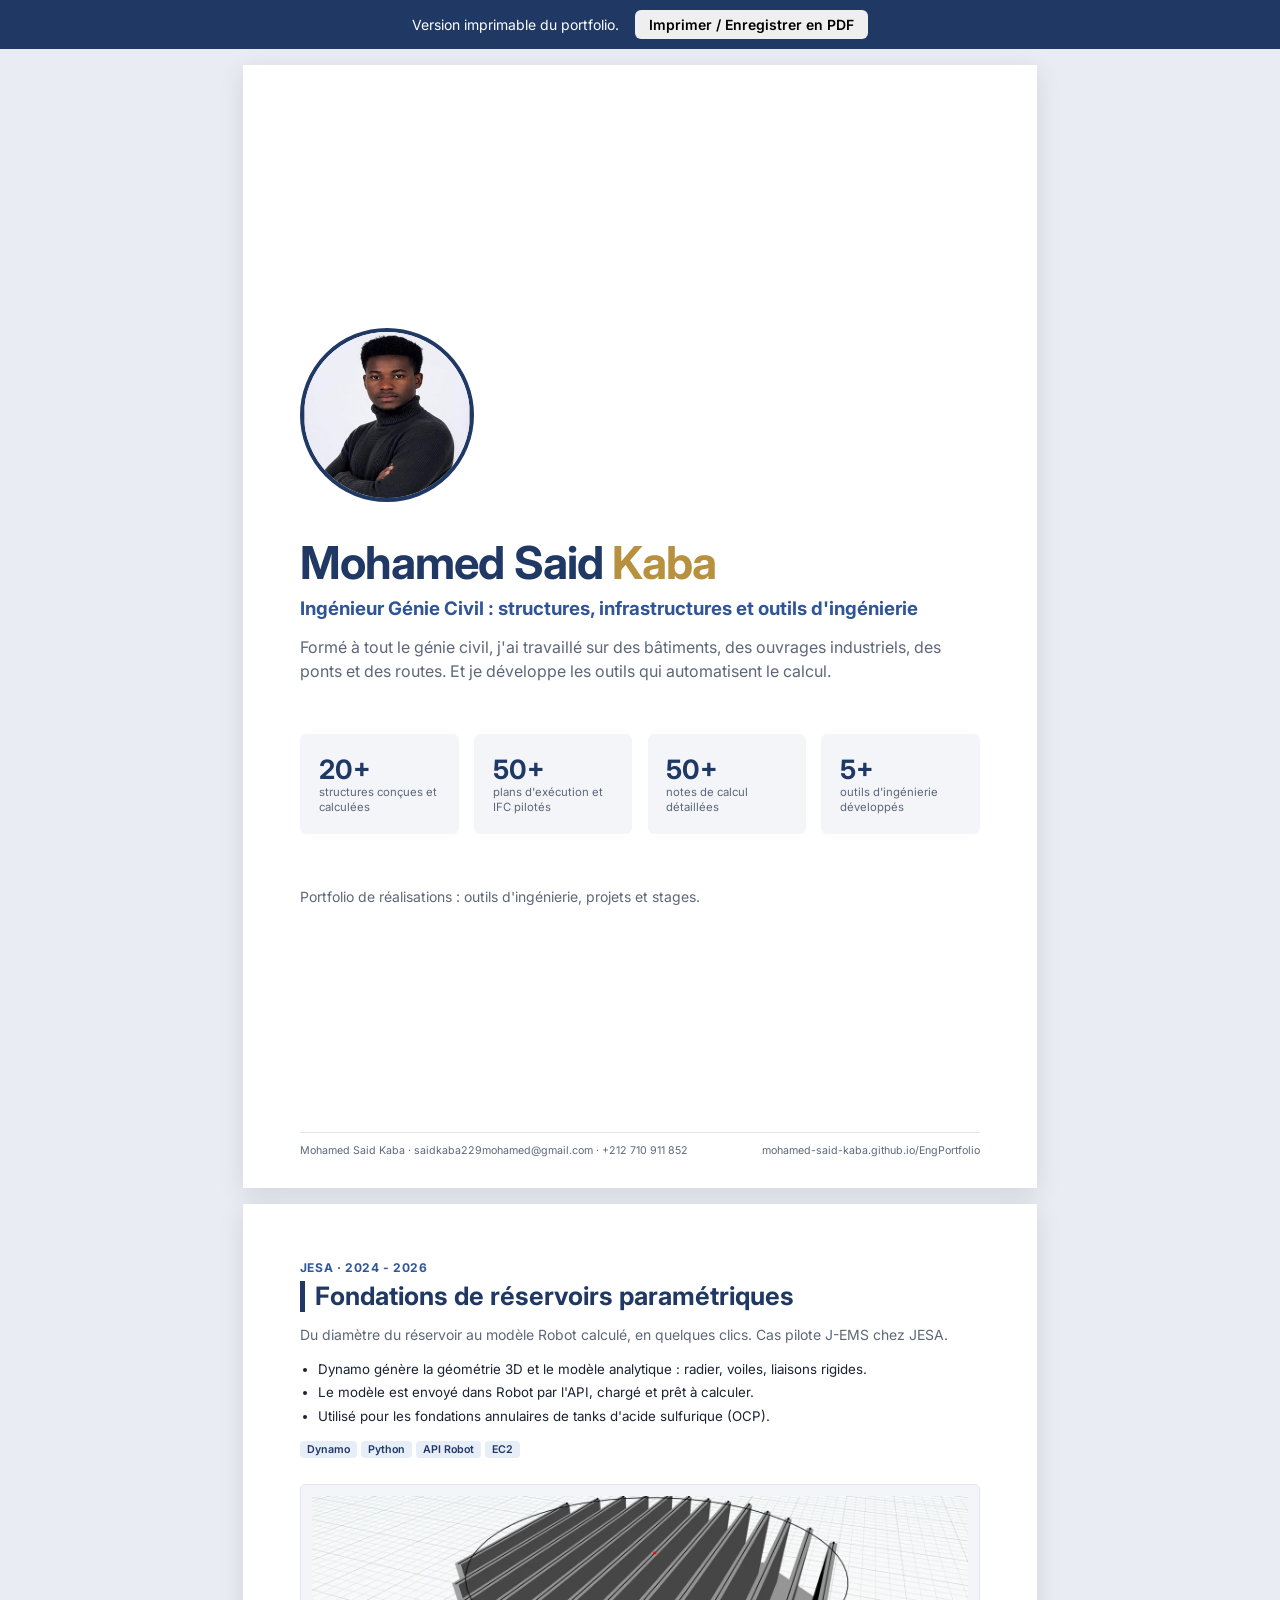
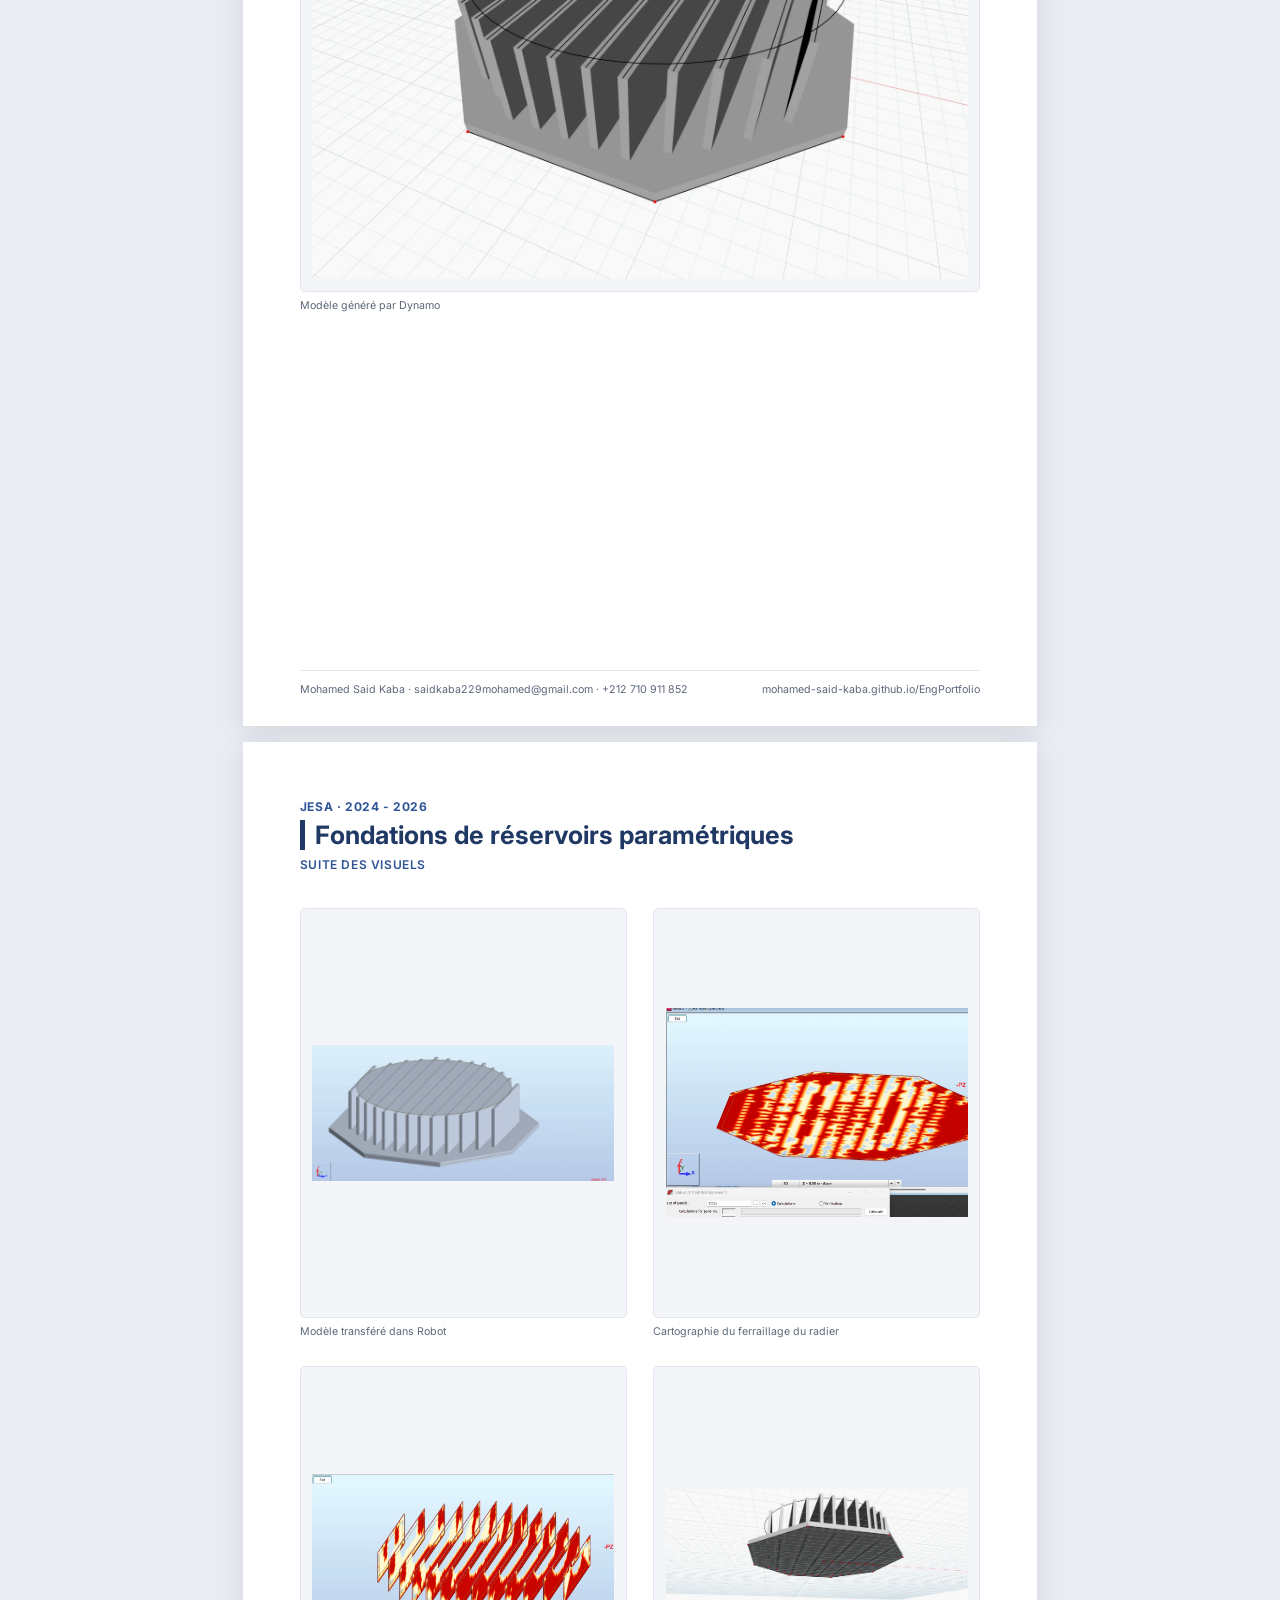
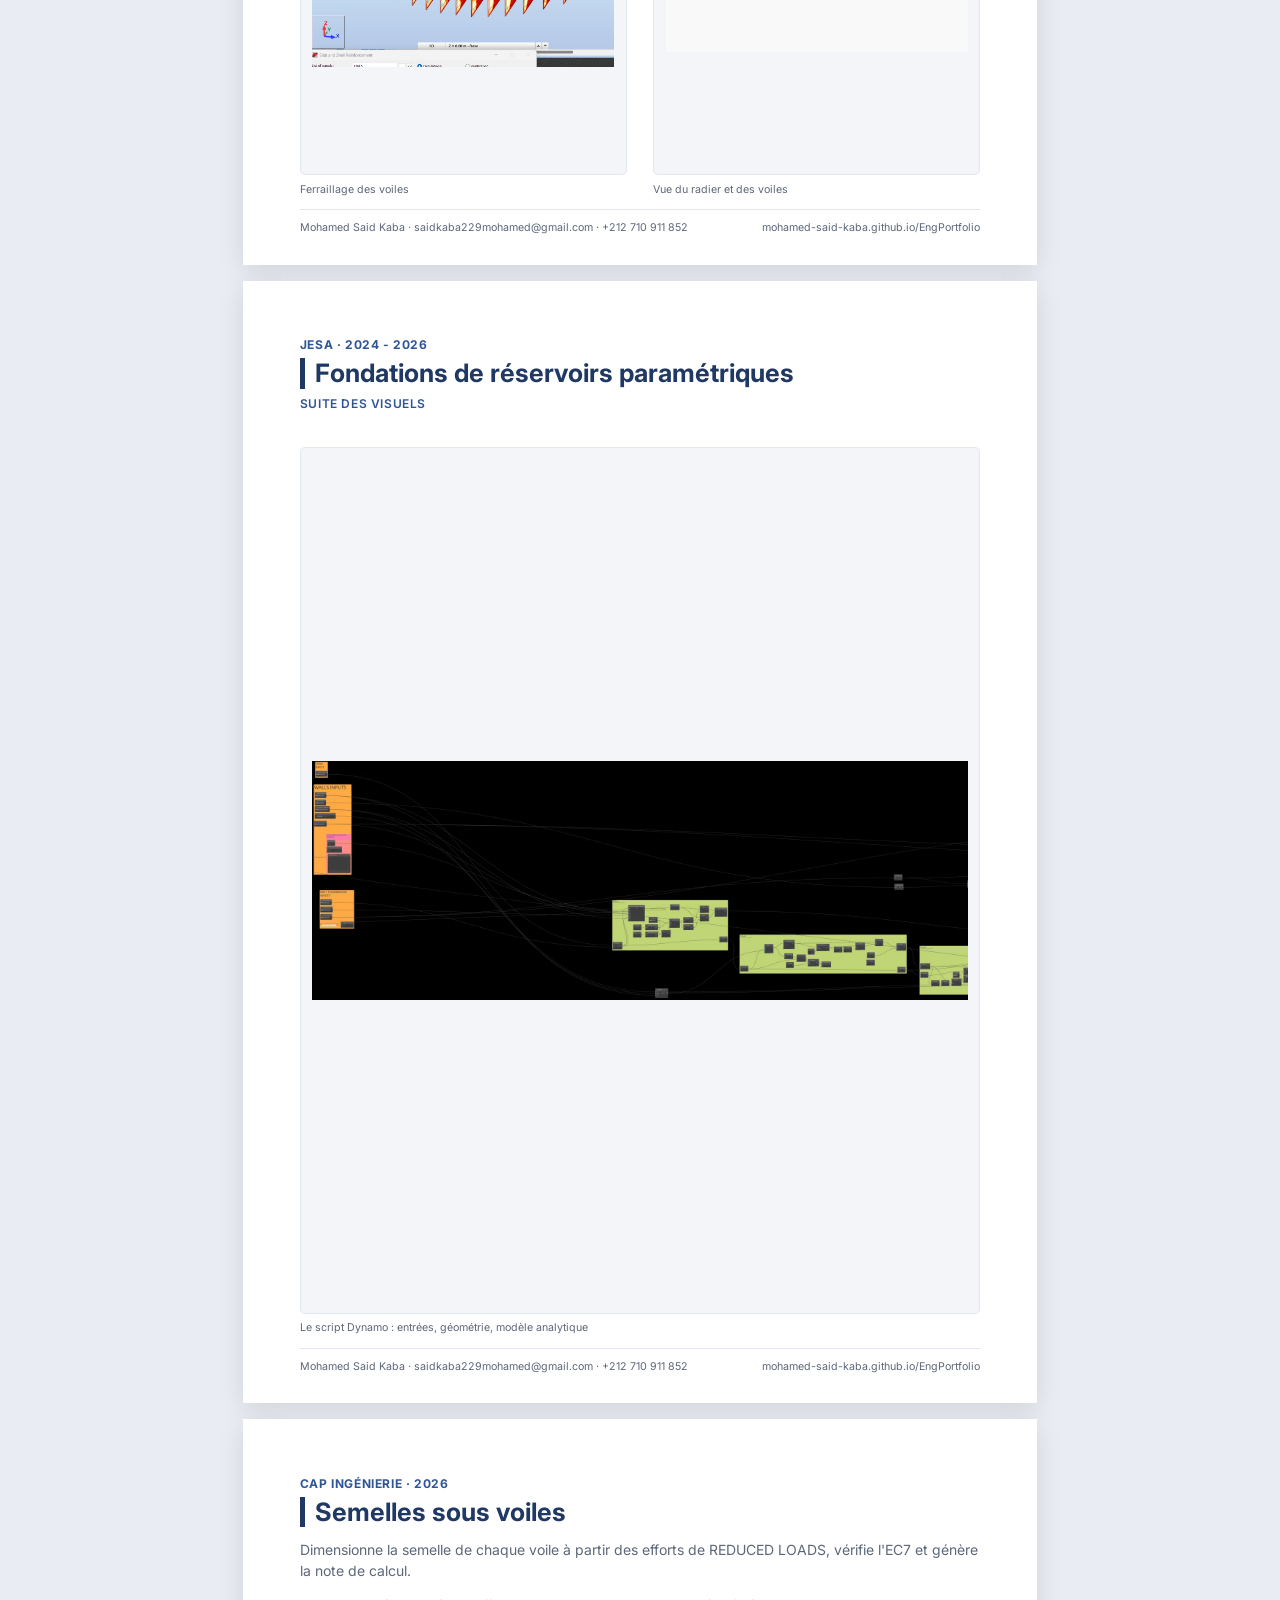
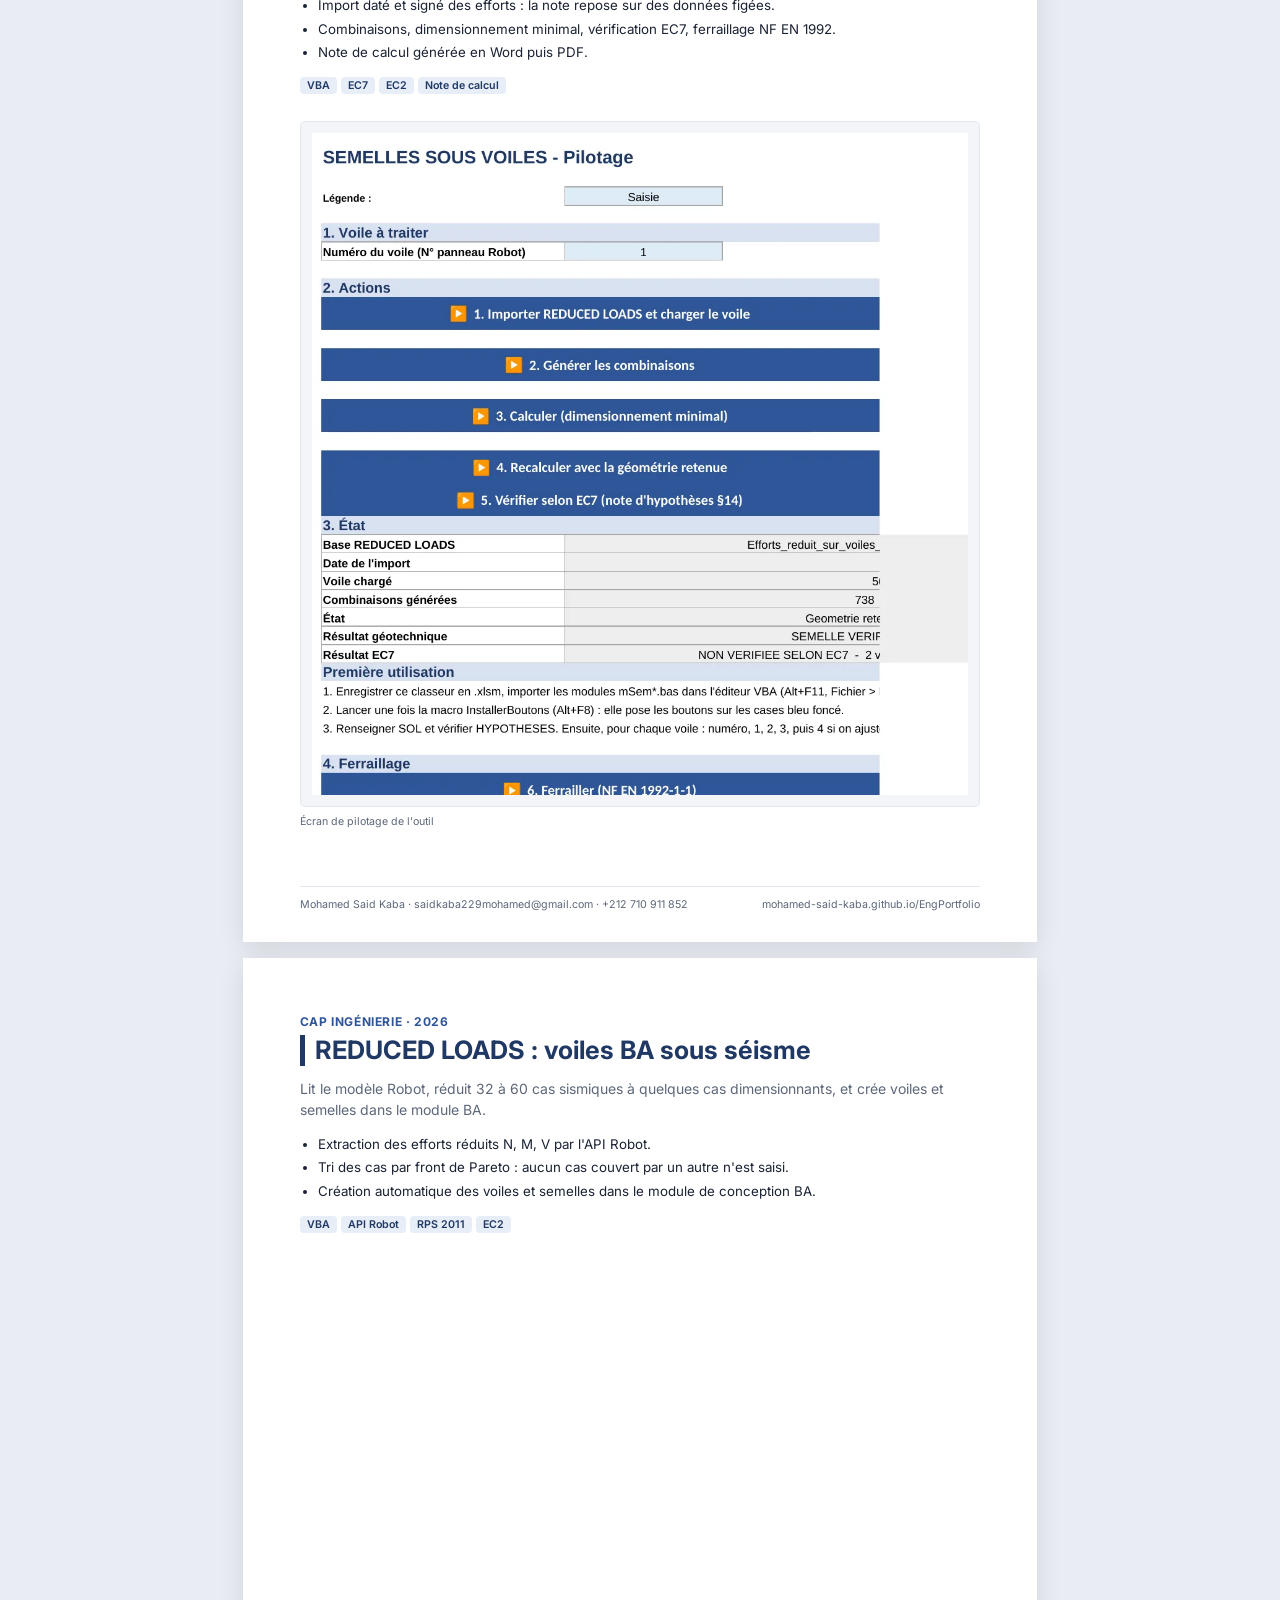
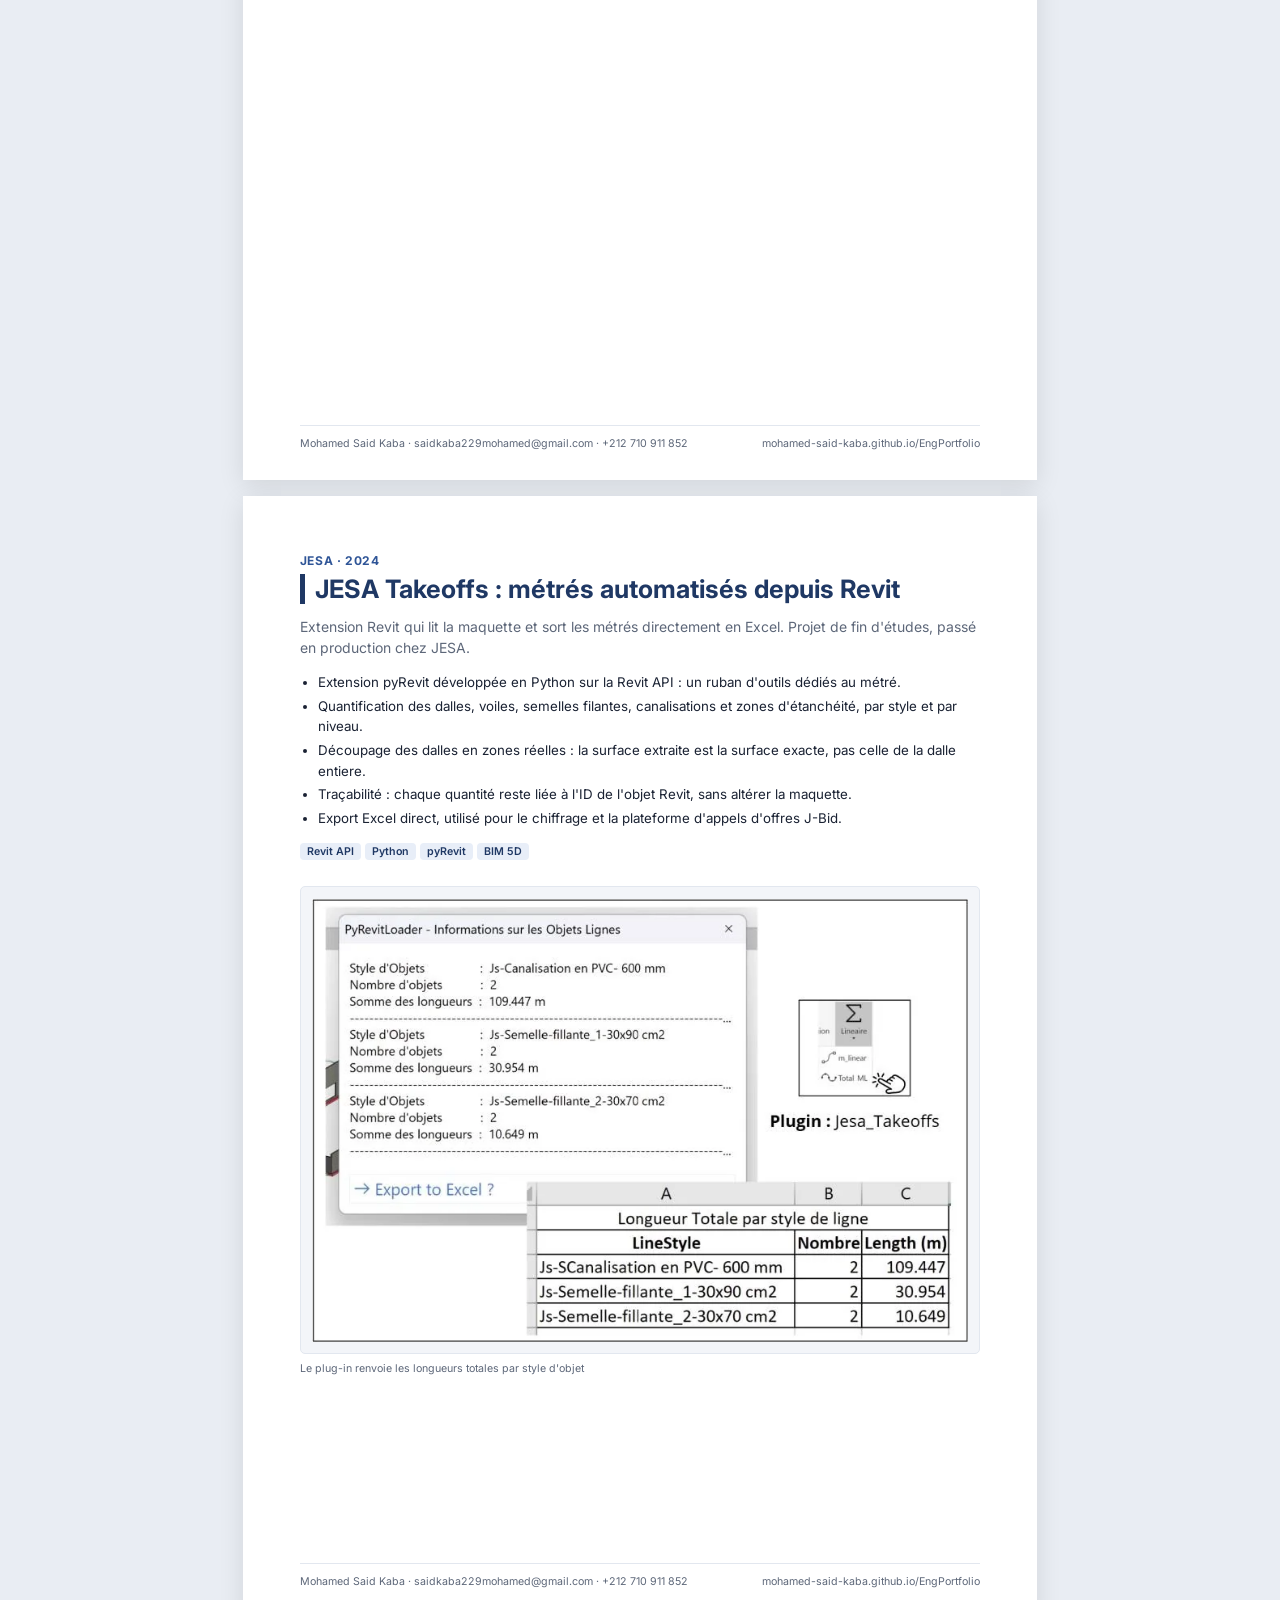
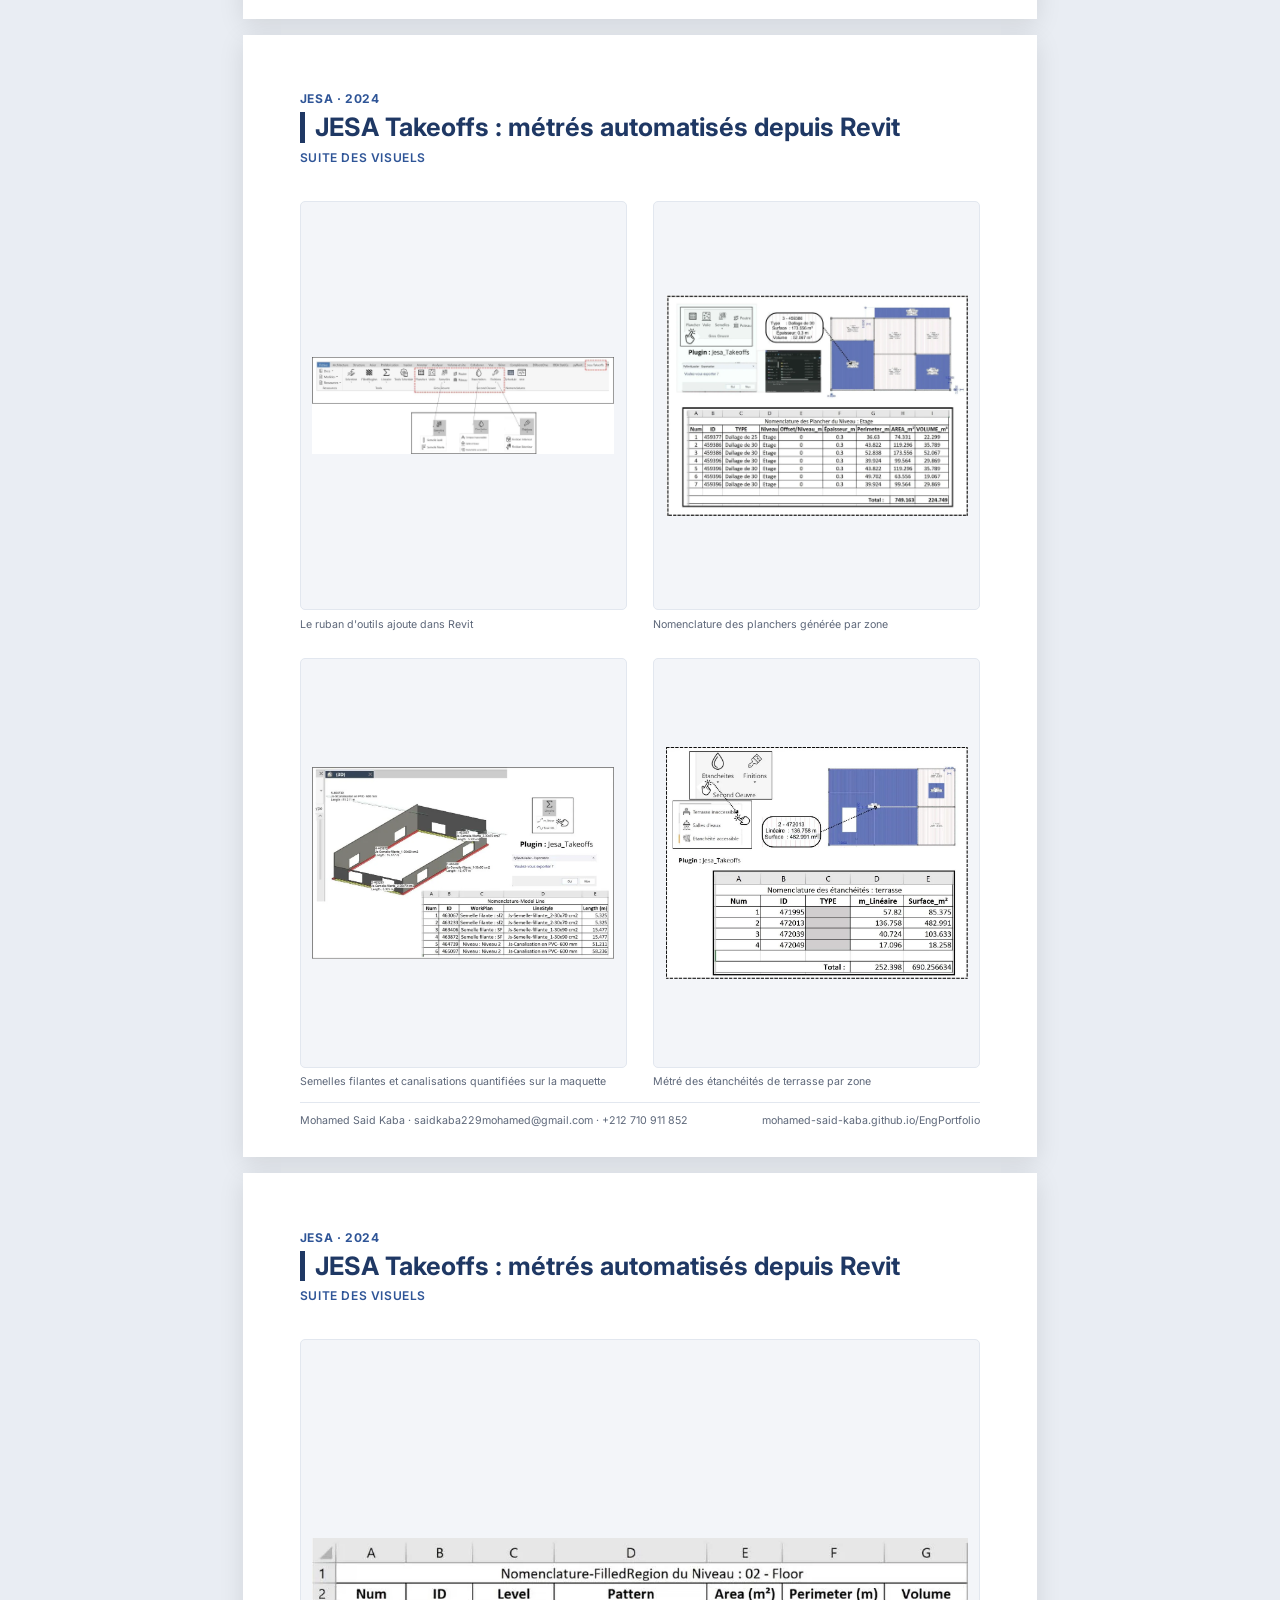
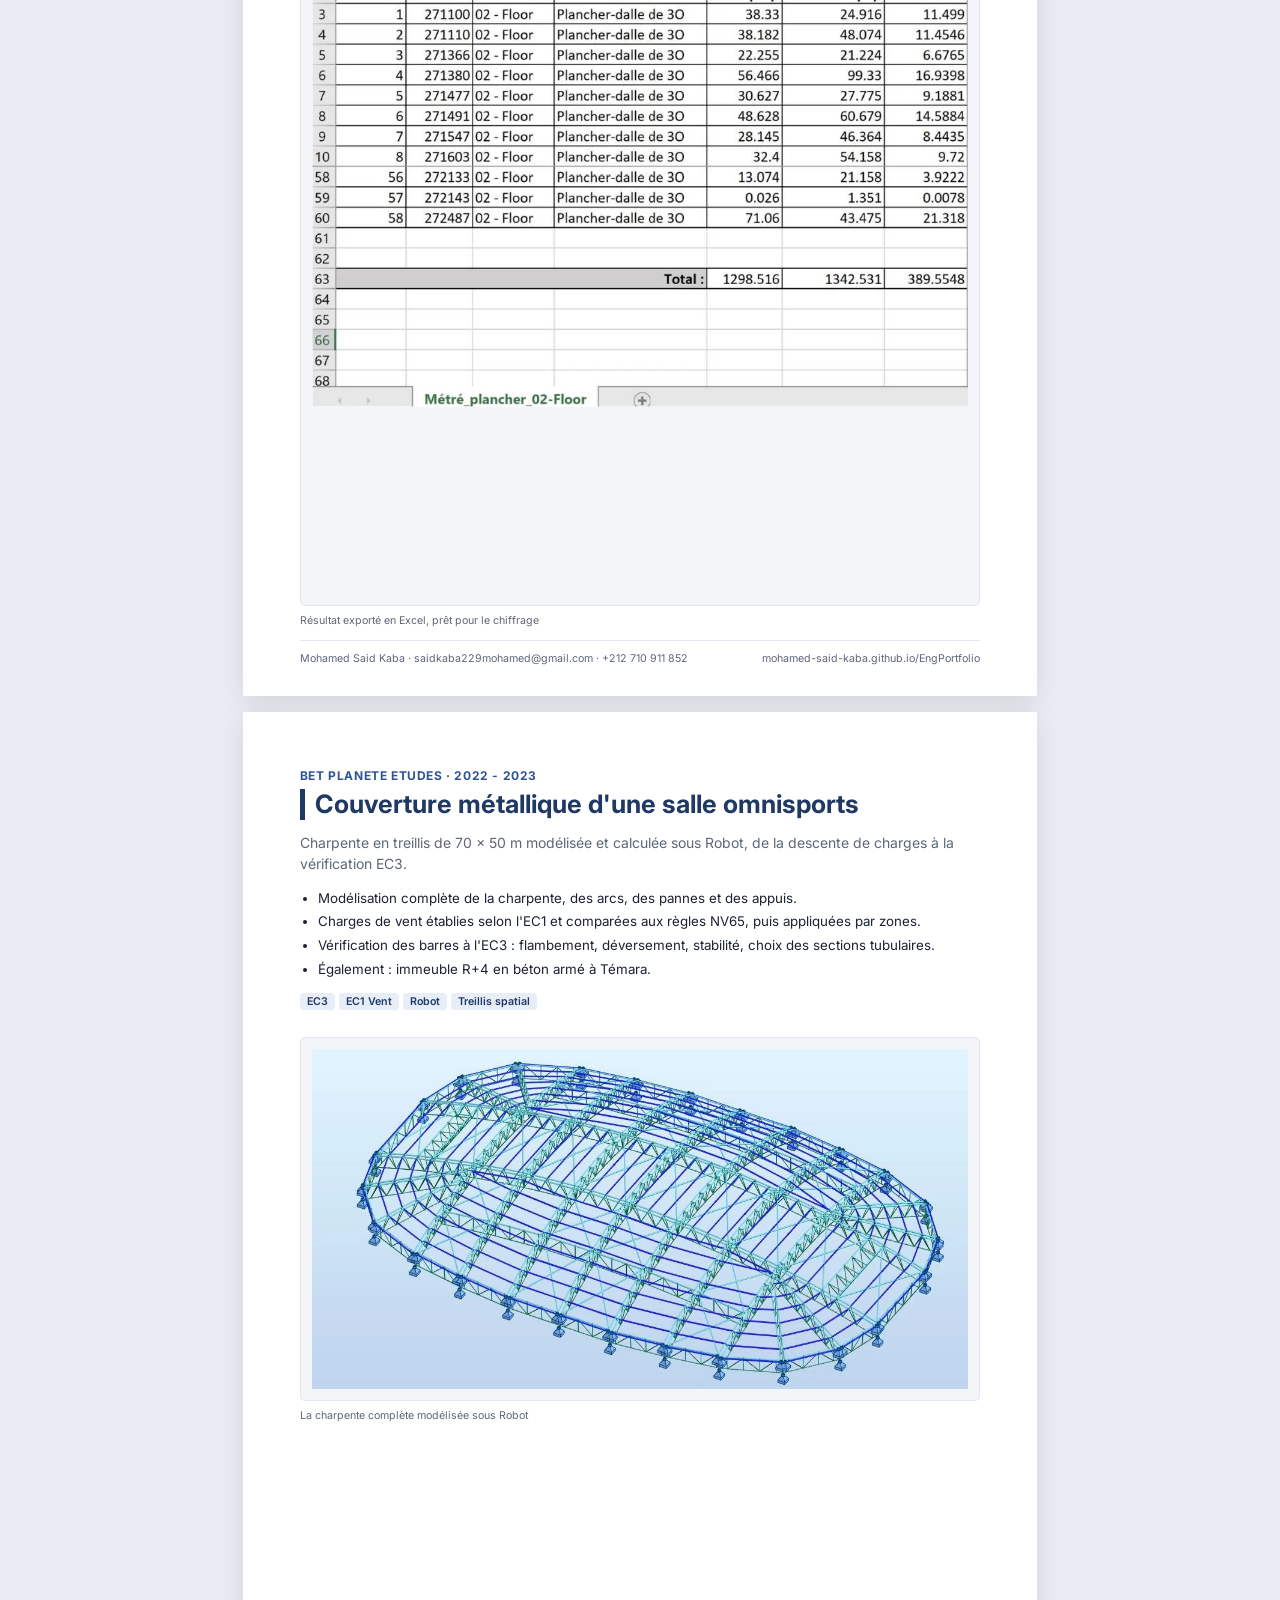
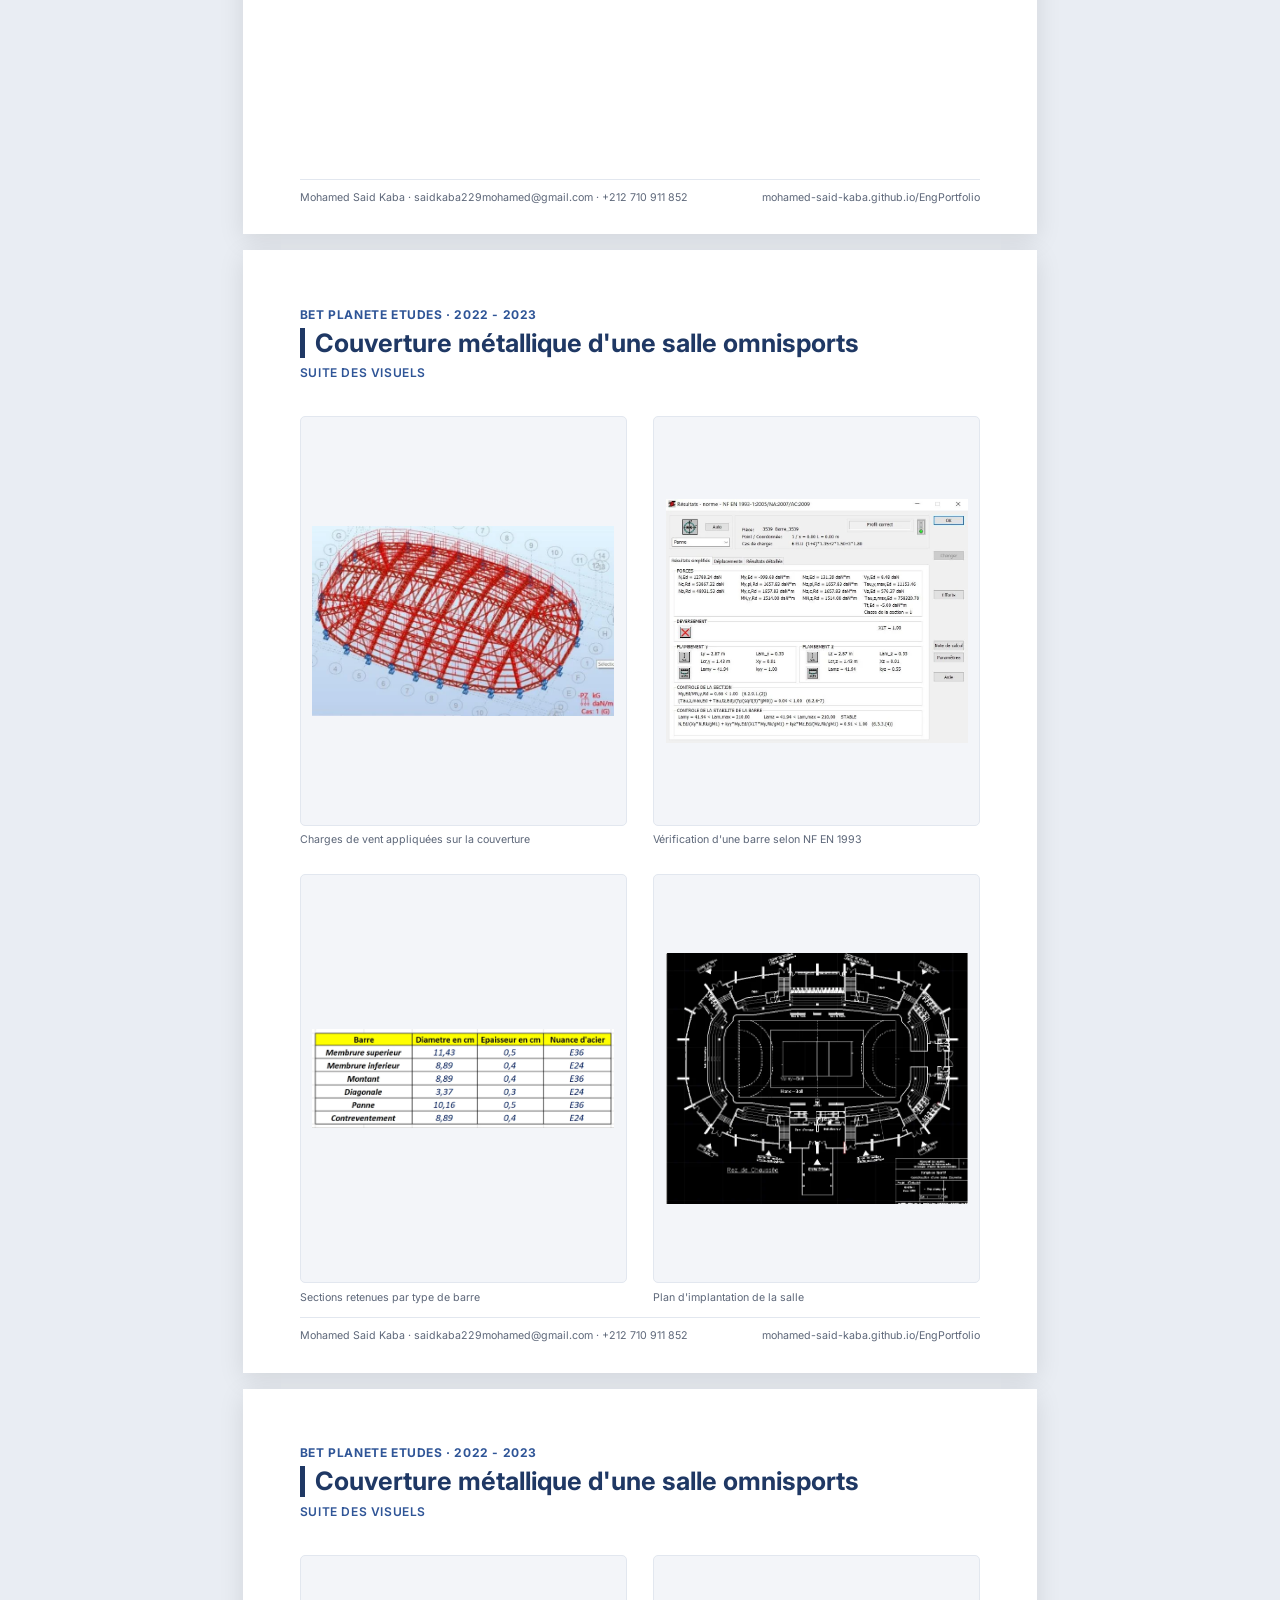
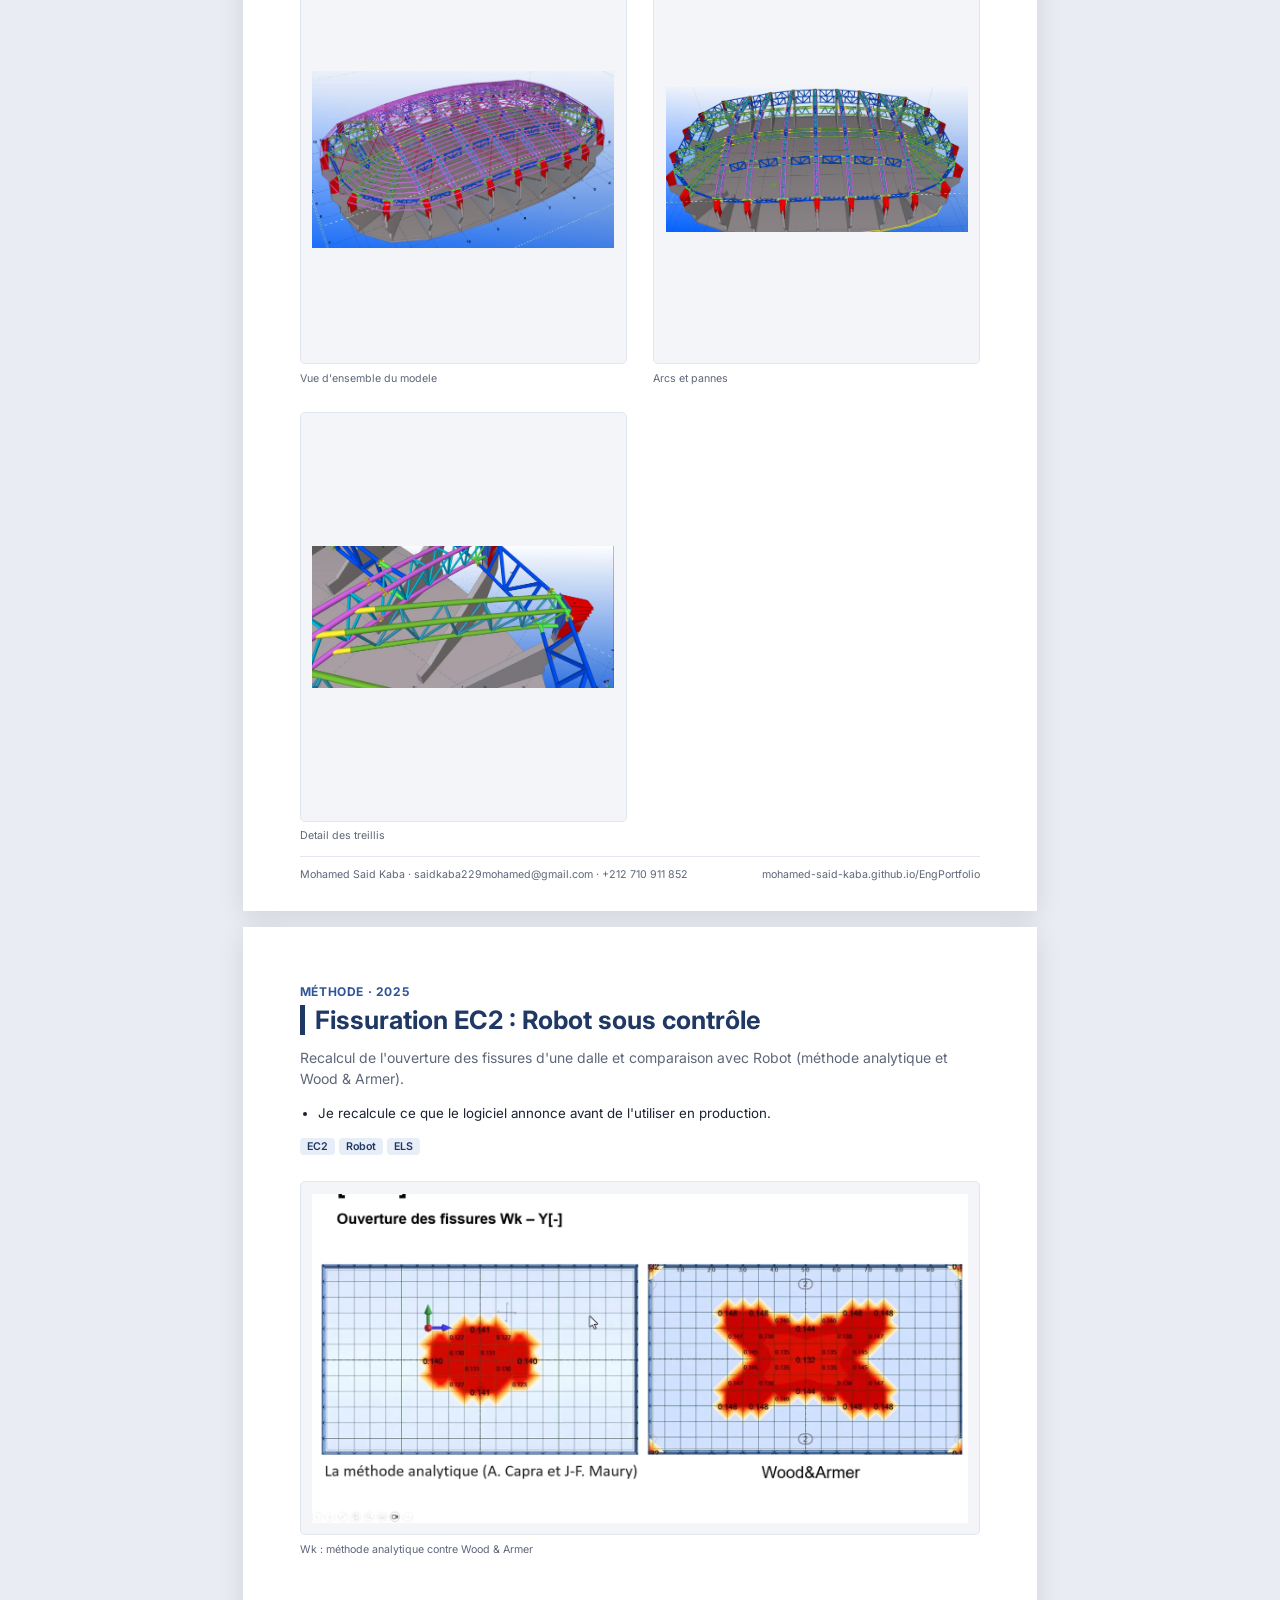
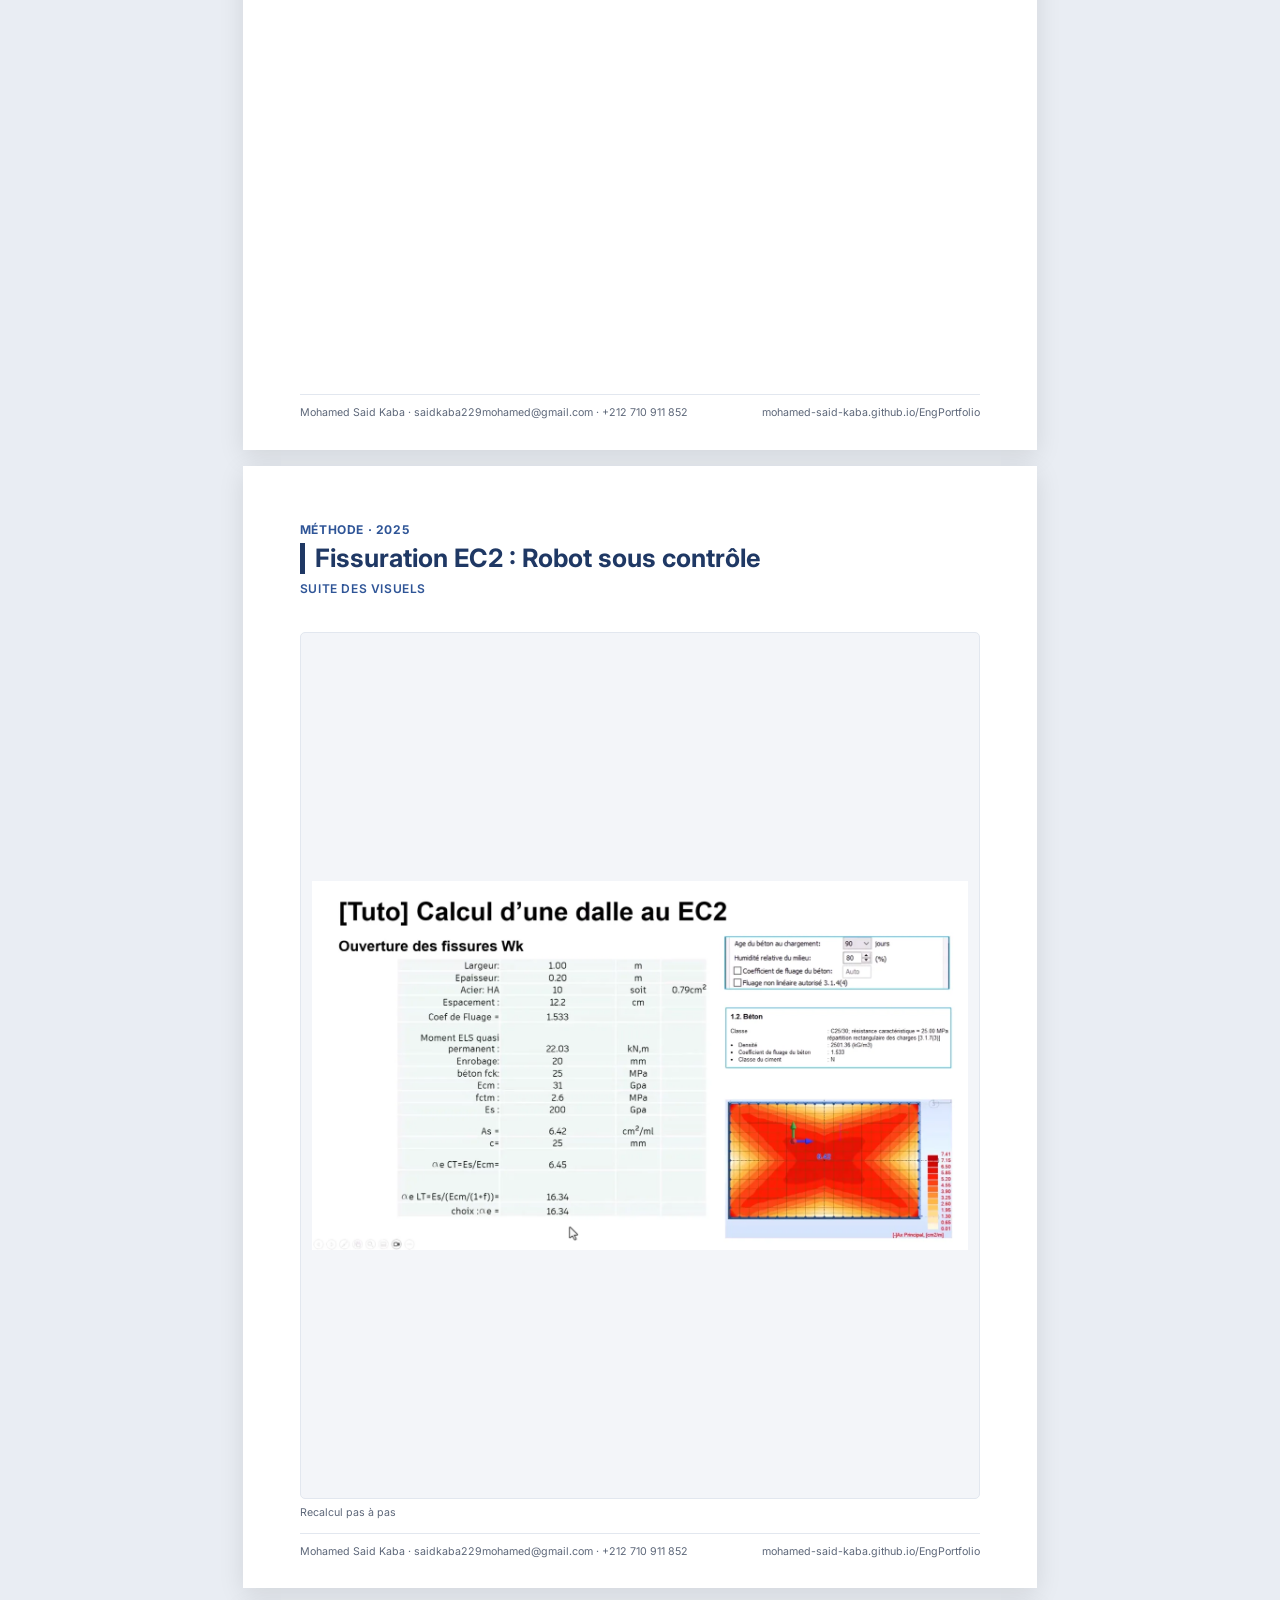
<file: book.html>
<!doctype html>
<html lang="fr">
<head>
<meta charset="utf-8"><meta name="viewport" content="width=device-width, initial-scale=1">
<title>Portfolio imprimable · Mohamed Said Kaba</title>
<link href="https://fonts.googleapis.com/css2?family=Inter:wght@400;600;700;800&display=swap" rel="stylesheet">
<style>
:root{--navy:#1f3864;--blue:#2f5597;--gold:#b8913f;--muted:#5d6779;--line:#e2e7ef;--panel:#f3f5f9}
*{box-sizing:border-box}
body{margin:0;font-family:Inter,Arial,sans-serif;color:#1a2233;background:#e9edf3}
.page{width:210mm;height:297mm;overflow:hidden;margin:16px auto;background:#fff;padding:15mm 15mm 18mm;box-shadow:0 6px 24px rgba(0,0,0,.1);position:relative;display:flex;flex-direction:column}
h1{font-size:34pt;margin:0;color:var(--navy);letter-spacing:-.02em;line-height:1.05}h1 b{color:var(--gold)}
h2{font-size:19pt;color:var(--navy);margin:0 0 6px;border-left:5px solid var(--navy);padding-left:10px;line-height:1.2}
.meta{font-size:9pt;font-weight:700;color:var(--blue);text-transform:uppercase;letter-spacing:.05em;margin:0 0 6px}
p{margin:6px 0;color:var(--muted);font-size:10.5pt;line-height:1.5}
ul{margin:8px 0 0;padding-left:18px;font-size:10pt;line-height:1.55}
li{margin-bottom:3px}
.tags{margin-top:7px}
.tags span{display:inline-block;font-size:8pt;font-weight:600;color:var(--navy);background:#e8eef8;padding:2px 7px;border-radius:4px;margin:4px 4px 0 0}

/* --- Visuels : jamais recadrés, toujours entiers --- */
figure{margin:0;display:flex;flex-direction:column;min-height:0}
figure .frame{flex:1;min-height:0;background:var(--panel);border:1px solid var(--line);border-radius:5px;display:flex;align-items:center;justify-content:center;padding:3mm;overflow:hidden}
figure img{max-width:100%;max-height:100%;width:auto;height:auto;object-fit:contain;display:block}
figcaption{font-size:8pt;color:var(--muted);margin-top:2mm;line-height:1.3}

.hero{flex:1;min-height:0;margin-top:7mm;display:flex;flex-direction:column}
.gal{flex:1;min-height:0;display:grid;grid-template-columns:1fr 1fr;grid-auto-rows:1fr;gap:7mm;margin-top:7mm}
.gal.one{grid-template-columns:1fr;grid-auto-rows:1fr}
.contd{font-size:9pt;color:var(--blue);font-weight:600;text-transform:uppercase;letter-spacing:.05em;margin:0 0 2mm}

.cover{justify-content:center}
.cover img.p{width:46mm;height:46mm;border-radius:50%;object-fit:cover;border:4px solid var(--navy);margin-bottom:10mm}
.kpis{display:grid;grid-template-columns:repeat(4,1fr);gap:4mm;margin-top:12mm}
.kpis div{background:var(--panel);border-radius:6px;padding:5mm}
.kpis b{display:block;font-size:20pt;color:var(--navy)}.kpis span{font-size:8.5pt;color:var(--muted);line-height:1.3;display:block}
.foot{position:absolute;bottom:8mm;left:15mm;right:15mm;font-size:8pt;color:var(--muted);display:flex;justify-content:space-between;border-top:1px solid var(--line);padding-top:3mm}
.bar{position:sticky;top:0;z-index:9;background:var(--navy);color:#fff;padding:10px 16px;text-align:center;font-size:14px}
.bar button{margin-left:12px;font:600 14px Inter;padding:6px 14px;border:0;border-radius:6px;cursor:pointer}
@media print{body{background:#fff}.page{margin:0;box-shadow:none;page-break-after:always}.bar{display:none}@page{size:A4;margin:0}}
</style>
</head>
<body>
<div class="bar">Version imprimable du portfolio. <button onclick="window.print()">Imprimer / Enregistrer en PDF</button></div>
<div id="book"></div>
<script src="content/site.js"></script><script src="content/profile.js"></script><script src="content/works.js"></script>
<script>
(function(){
  var S=SITE.site,P=SITE.profile,W=SITE.works.items,L='fr';
  function t(v){return v==null?'':typeof v==='string'?v:(v[L]||v.fr||'')}
  function l(v){return !v?[]:Array.isArray(v)?v:(v[L]||v.fr||[])}
  function esc(s){return String(s).replace(/[&<>"]/g,function(c){return {'&':'&amp;','<':'&lt;','>':'&gt;','"':'&quot;'}[c]})}
  function fig(im){return '<figure><div class="frame"><img src="'+im.src+'" alt=""></div><figcaption>'+esc(t(im.caption))+'</figcaption></figure>'}
  var foot='<div class="foot"><span>'+esc(S.firstName+' '+S.lastName)+' · '+esc(S.contact.email)+' · '+esc(S.contact.phone)+'</span><span>mohamed-said-kaba.github.io/EngPortfolio</span></div>';

  var h='<section class="page cover"><img class="p" src="'+S.photo+'" alt=""><h1>'+esc(S.firstName)+' <b>'+esc(S.lastName)+'</b></h1>'
      +'<p style="font-size:14pt;color:#2f5597;font-weight:700;margin-top:8px">'+esc(t(S.title))+'</p>'
      +'<p style="font-size:12pt">'+esc(t(S.tagline))+'</p>'
      +'<div class="kpis">'+P.kpis.map(function(k){return '<div><b>'+esc(k.value)+'</b><span>'+esc(t(k.label))+'</span></div>'}).join('')+'</div>'
      +'<p style="margin-top:14mm">Portfolio de réalisations : outils d\'ingénierie, projets et stages.</p>'+foot+'</section>';

  W.forEach(function(w){
    var imgs=w.images||[], head='<div class="meta">'+esc([t(w.org),t(w.period)].filter(Boolean).join(' · '))+'</div><h2>'+esc(t(w.title))+'</h2>';
    // Page 1 : le texte, puis une seule image de couverture en grand
    h+='<section class="page">'+head
      +'<p>'+esc(t(w.summary))+'</p>'
      +'<ul>'+l(w.points).map(function(p){return '<li>'+esc(p)+'</li>'}).join('')+'</ul>'
      +'<div class="tags">'+(w.tags||[]).map(function(x){return '<span>'+esc(x)+'</span>'}).join('')+'</div>'
      +(imgs.length?'<div class="hero">'+fig(imgs[0])+'</div>':'')
      +foot+'</section>';
    // Pages suivantes : les autres visuels, 4 par page, jamais rognés
    var rest=imgs.slice(1);
    for(var i=0;i<rest.length;i+=4){
      var chunk=rest.slice(i,i+4);
      h+='<section class="page">'+head
        +'<p class="contd">Suite des visuels</p>'
        +'<div class="gal'+(chunk.length===1?' one':'')+'">'+chunk.map(fig).join('')+'</div>'
        +foot+'</section>';
    }
  });
  document.getElementById('book').innerHTML=h;
})();
</script>
</body>
</html>
</file>
